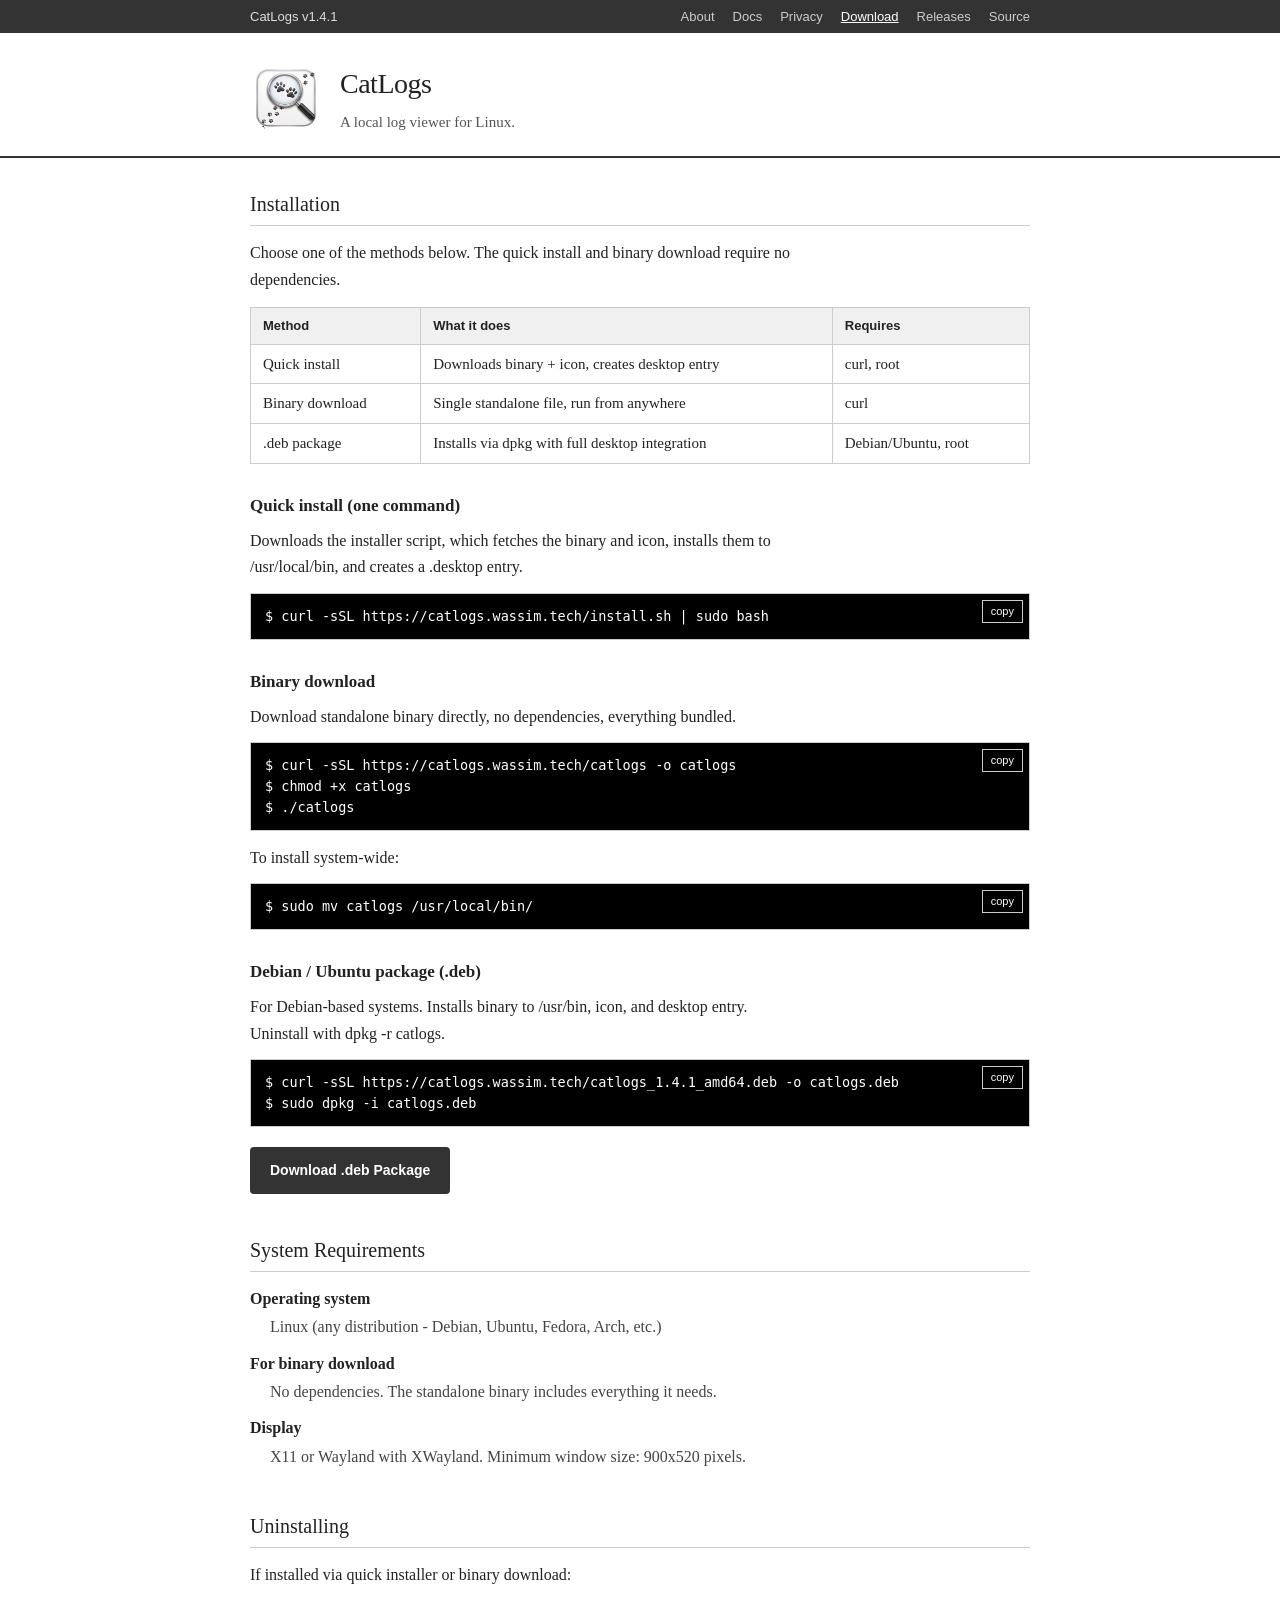
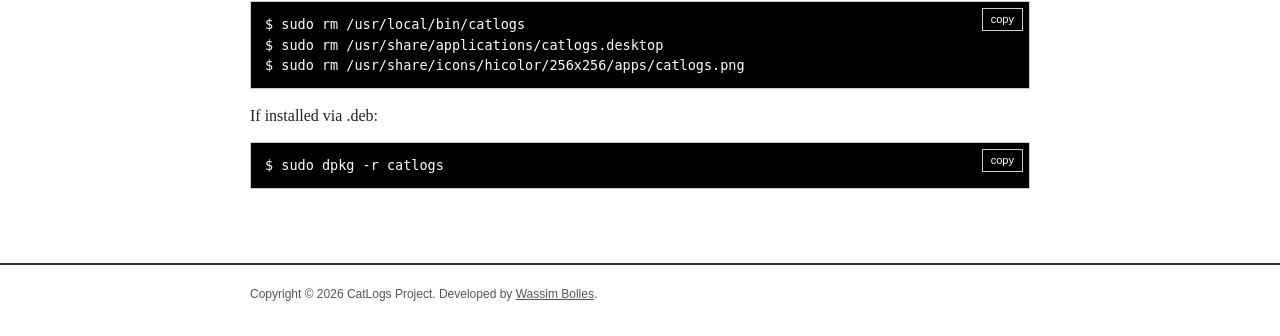
<file: website/download.html>
<!DOCTYPE html>
<html lang="en">
<head>
    <meta charset="UTF-8">
    <meta name="viewport" content="width=device-width, initial-scale=1.0">
    <title>CatLogs/Download</title>
    <link rel="icon" type="image/png" href="./icon/icon_256.png">
    <link rel="stylesheet" href="./assets/style.css">
    </head>
<body>

<div class="topbar">
    <div class="inner">
        <span>CatLogs v1.4.1</span>
        <div class="nav-links">
            <a href="./index.html">About</a>
            <a href="./features.html">Docs</a>
            <a href="./privacy.html">Privacy</a>
            <a href="./download.html" class="active">Download</a>
            <a href="./releases.html">Releases</a>
            <a href="https://github.com/wmBolles/Catlogs">Source</a>
        </div>
        <button class="nav-toggle" onclick="document.querySelector('.nav-links').classList.toggle('open')" aria-label="Menu">☰</button>
    </div>
</div>

<div class="header">
    <div class="inner">
        <img src="./icon/icon-removebg.png" alt="CatLogs icon" width="72" height="72">
        <div>
            <h1><a href="./index.html">CatLogs</a></h1>
            <p>A local log viewer for Linux.</p>
        </div>
    </div>
</div>

<div class="content">

<h2>Installation</h2>

<p>Choose one of the methods below. The quick install and binary download require no dependencies.</p>

<div class="table-wrapper">
<table class="methods">
    <thead>
        <tr>
            <th>Method</th>
            <th>What it does</th>
            <th>Requires</th>
        </tr>
    </thead>
    <tbody>
        <tr>
            <td>Quick install</td>
            <td>Downloads binary + icon, creates desktop entry</td>
            <td>curl, root</td>
        </tr>
        <tr>
            <td>Binary download</td>
            <td>Single standalone file, run from anywhere</td>
            <td>curl</td>
        </tr>
        <tr>
            <td>.deb package</td>
            <td>Installs via dpkg with full desktop integration</td>
            <td>Debian/Ubuntu, root</td>
        </tr>
    </tbody>
</table>
</div>

<h3>Quick install (one command)</h3>

<p>Downloads the installer script, which fetches the binary and icon, installs them to <code>/usr/local/bin</code>, and creates a <code>.desktop</code> entry.</p>

<pre><span class="copy-btn" onclick="copyCode(this, 'curl -sSL https://catlogs.wassim.tech/install.sh | sudo bash')">copy</span>$ curl -sSL https://catlogs.wassim.tech/install.sh | sudo bash</pre>

<h3>Binary download</h3>

<p>Download standalone binary directly, no dependencies, everything bundled.</p>

<pre><span class="copy-btn" onclick="copyCode(this, 'curl -sSL https://catlogs.wassim.tech/catlogs -o catlogs\nchmod +x catlogs\n./catlogs')">copy</span>$ curl -sSL https://catlogs.wassim.tech/catlogs -o catlogs
$ chmod +x catlogs
$ ./catlogs</pre>

<p>To install system-wide:</p>

<pre><span class="copy-btn" onclick="copyCode(this, 'sudo mv catlogs /usr/local/bin/')">copy</span>$ sudo mv catlogs /usr/local/bin/</pre>

<h3>Debian / Ubuntu package (.deb)</h3>

<p>For Debian-based systems. Installs binary to <code>/usr/bin</code>, icon, and desktop entry. Uninstall with <code>dpkg -r catlogs</code>.</p>

<pre><span class="copy-btn" onclick="copyCode(this, 'curl -sSL https://catlogs.wassim.tech/catlogs_1.4.1_amd64.deb -o catlogs.deb\nsudo dpkg -i catlogs.deb')">copy</span>$ curl -sSL https://catlogs.wassim.tech/catlogs_1.4.1_amd64.deb -o catlogs.deb
$ sudo dpkg -i catlogs.deb</pre>

<p style="margin-top: 20px;"><a href="./catlogs_1.4.1_amd64.deb" class="download-btn">Download .deb Package</a></p>

<h2>System Requirements</h2>

<dl>
    <dt>Operating system</dt>
    <dd>Linux (any distribution - Debian, Ubuntu, Fedora, Arch, etc.)</dd>

    <dt>For binary download</dt>
    <dd>No dependencies. The standalone binary includes everything it needs.</dd>

    <dt>Display</dt>
    <dd>X11 or Wayland with XWayland. Minimum window size: 900x520 pixels.</dd>
</dl>

<h2>Uninstalling</h2>

<p>If installed via quick installer or binary download:</p>

<pre><span class="copy-btn" onclick="copyCode(this, 'sudo rm /usr/local/bin/catlogs\nsudo rm /usr/share/applications/catlogs.desktop\nsudo rm /usr/share/icons/hicolor/256x256/apps/catlogs.png')">copy</span>$ sudo rm /usr/local/bin/catlogs
$ sudo rm /usr/share/applications/catlogs.desktop
$ sudo rm /usr/share/icons/hicolor/256x256/apps/catlogs.png</pre>

<p>If installed via .deb:</p>

<pre><span class="copy-btn" onclick="copyCode(this, 'sudo dpkg -r catlogs')">copy</span>$ sudo dpkg -r catlogs</pre>

</div>

<div class="footer">
    <div class="inner">
       <p>Copyright &copy; 2026 CatLogs Project. Developed by <a href="https://wassim.tech/">Wassim Bolles</a>.</p>
    </div>
</div>

<script>
function copyCode(btn, text) {
    navigator.clipboard.writeText(text).then(function() {
        btn.textContent = 'copied';
        btn.classList.add('copied');
        setTimeout(function() {
            btn.textContent = 'copy';
            btn.classList.remove('copied');
        }, 2000);
    }).catch(function() {
        var ta = document.createElement('textarea');
        ta.value = text;
        ta.style.position = 'fixed';
        ta.style.opacity = '0';
        document.body.appendChild(ta);
        ta.select();
        try {
            document.execCommand('copy');
            btn.textContent = 'copied';
            btn.classList.add('copied');
            setTimeout(function() {
                btn.textContent = 'copy';
                btn.classList.remove('copied');
            }, 2000);
        } catch(e) {}
        document.body.removeChild(ta);
    });
}
</script>


</body>

</html>
</file>
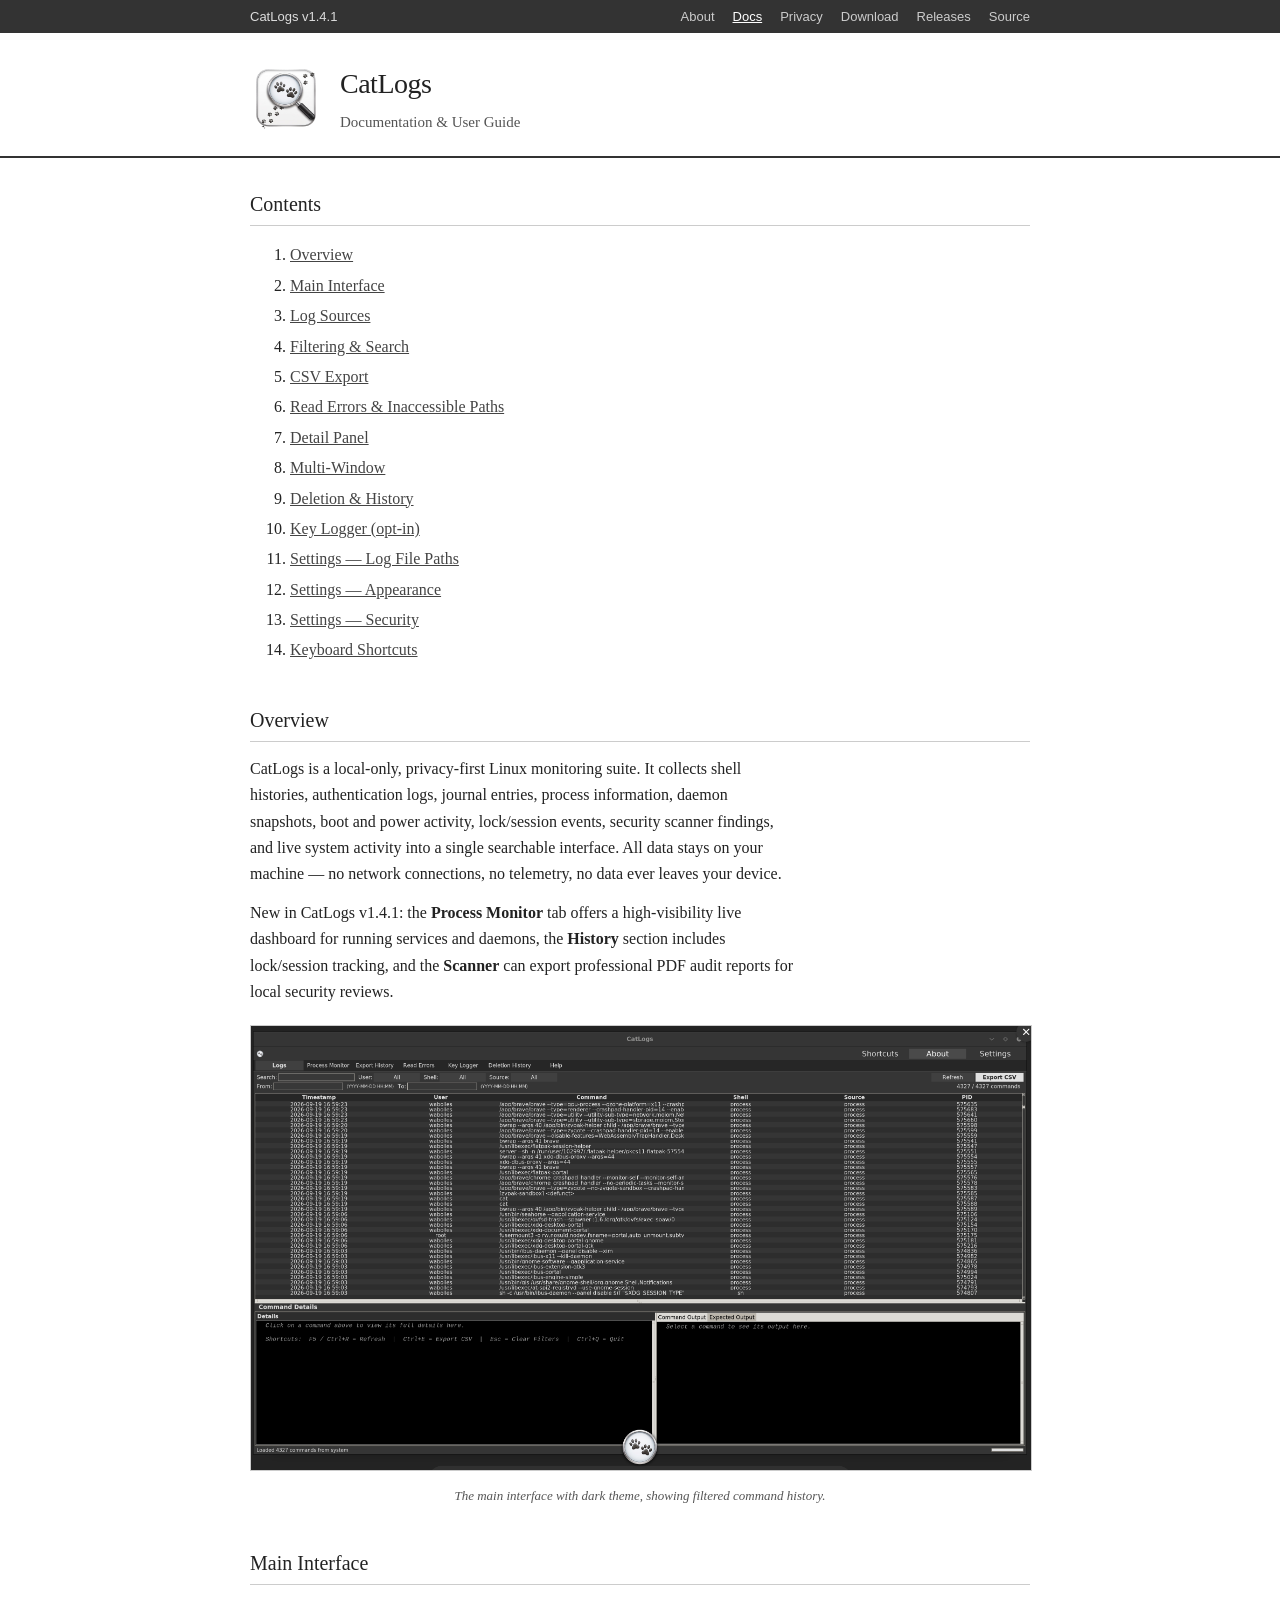
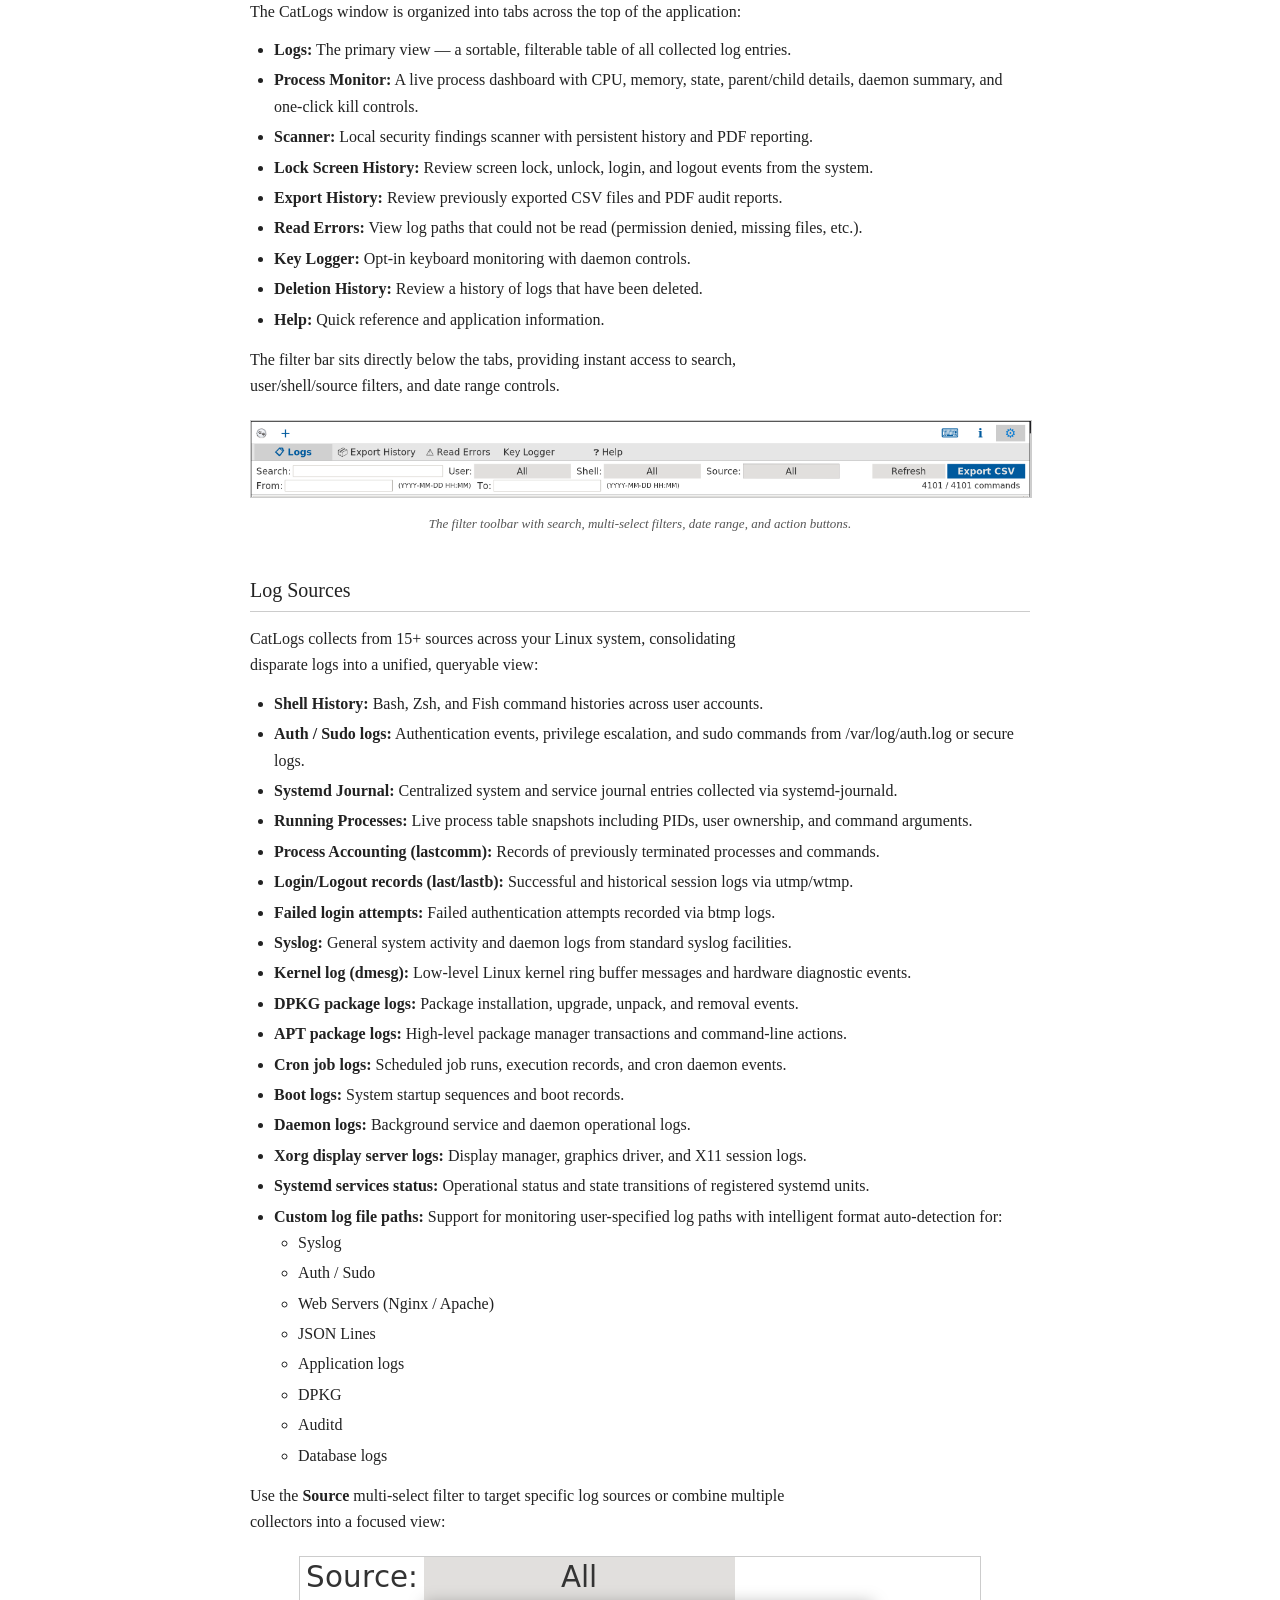
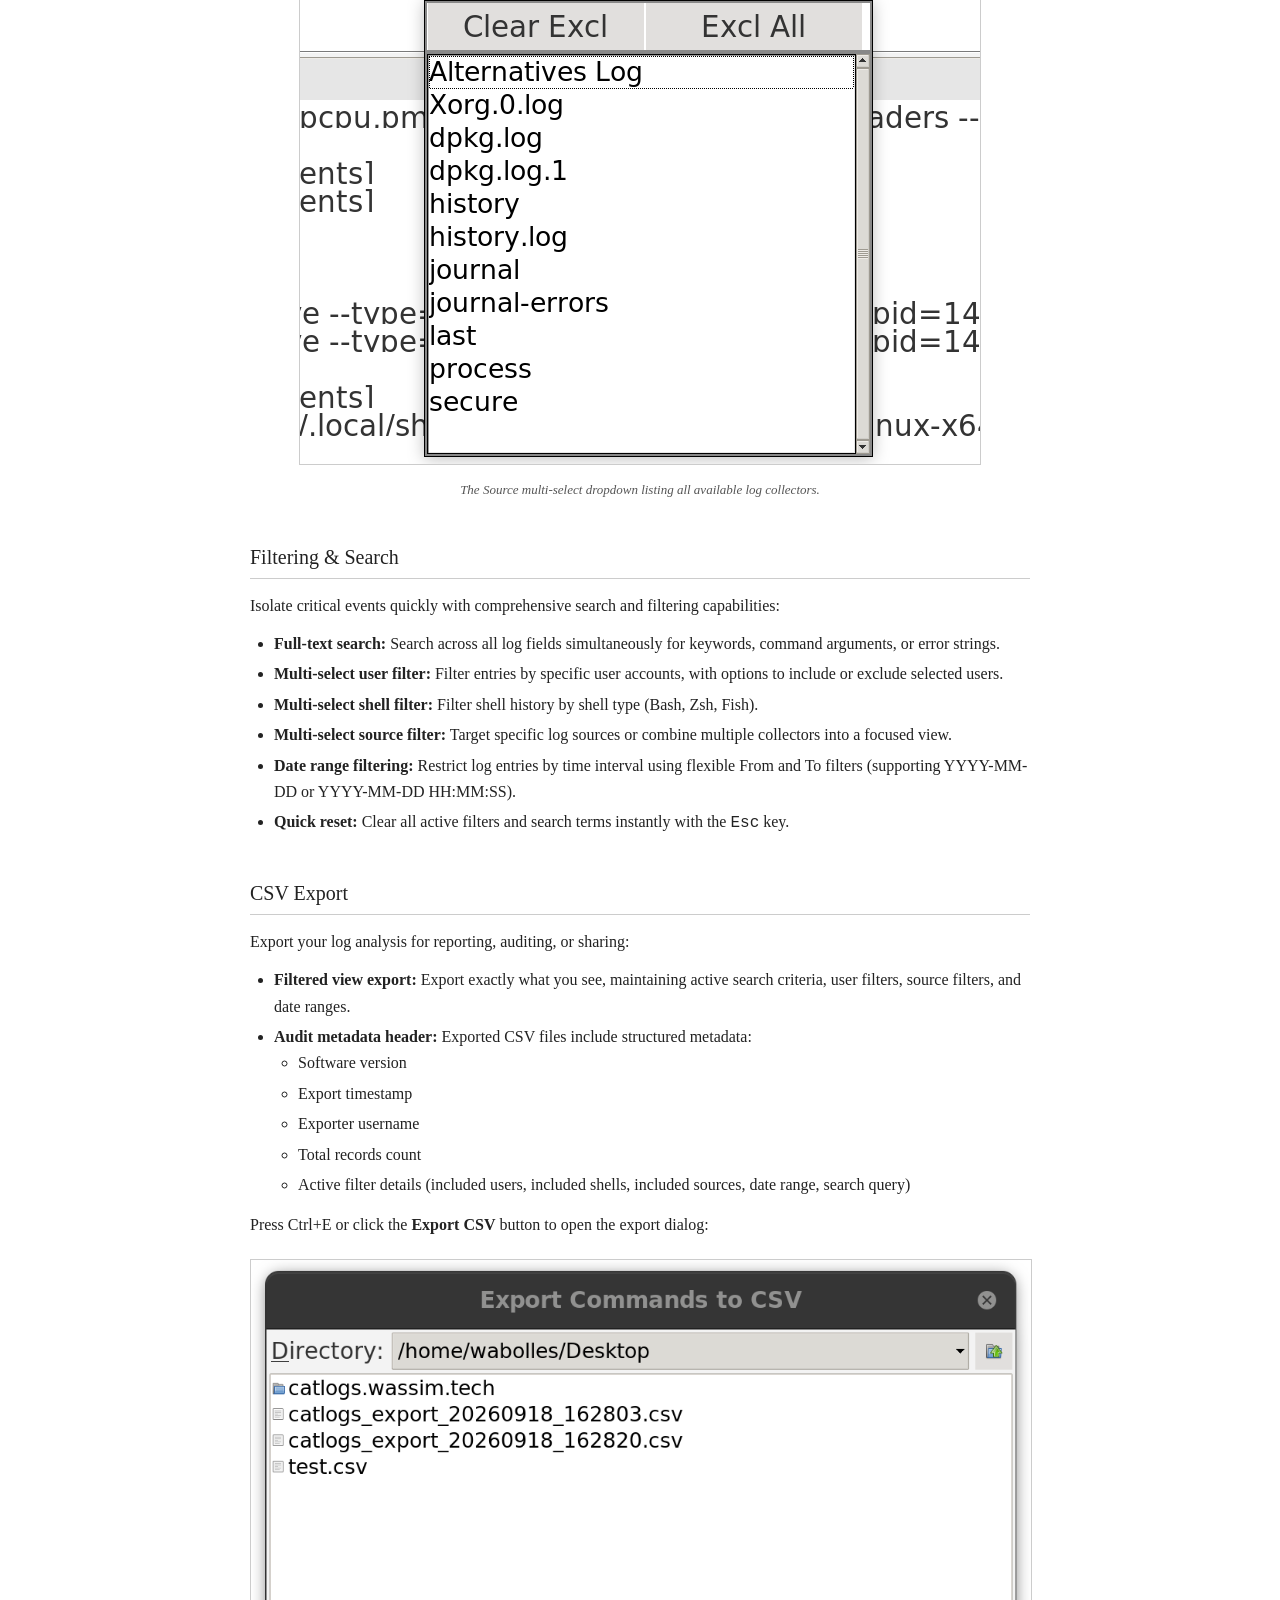
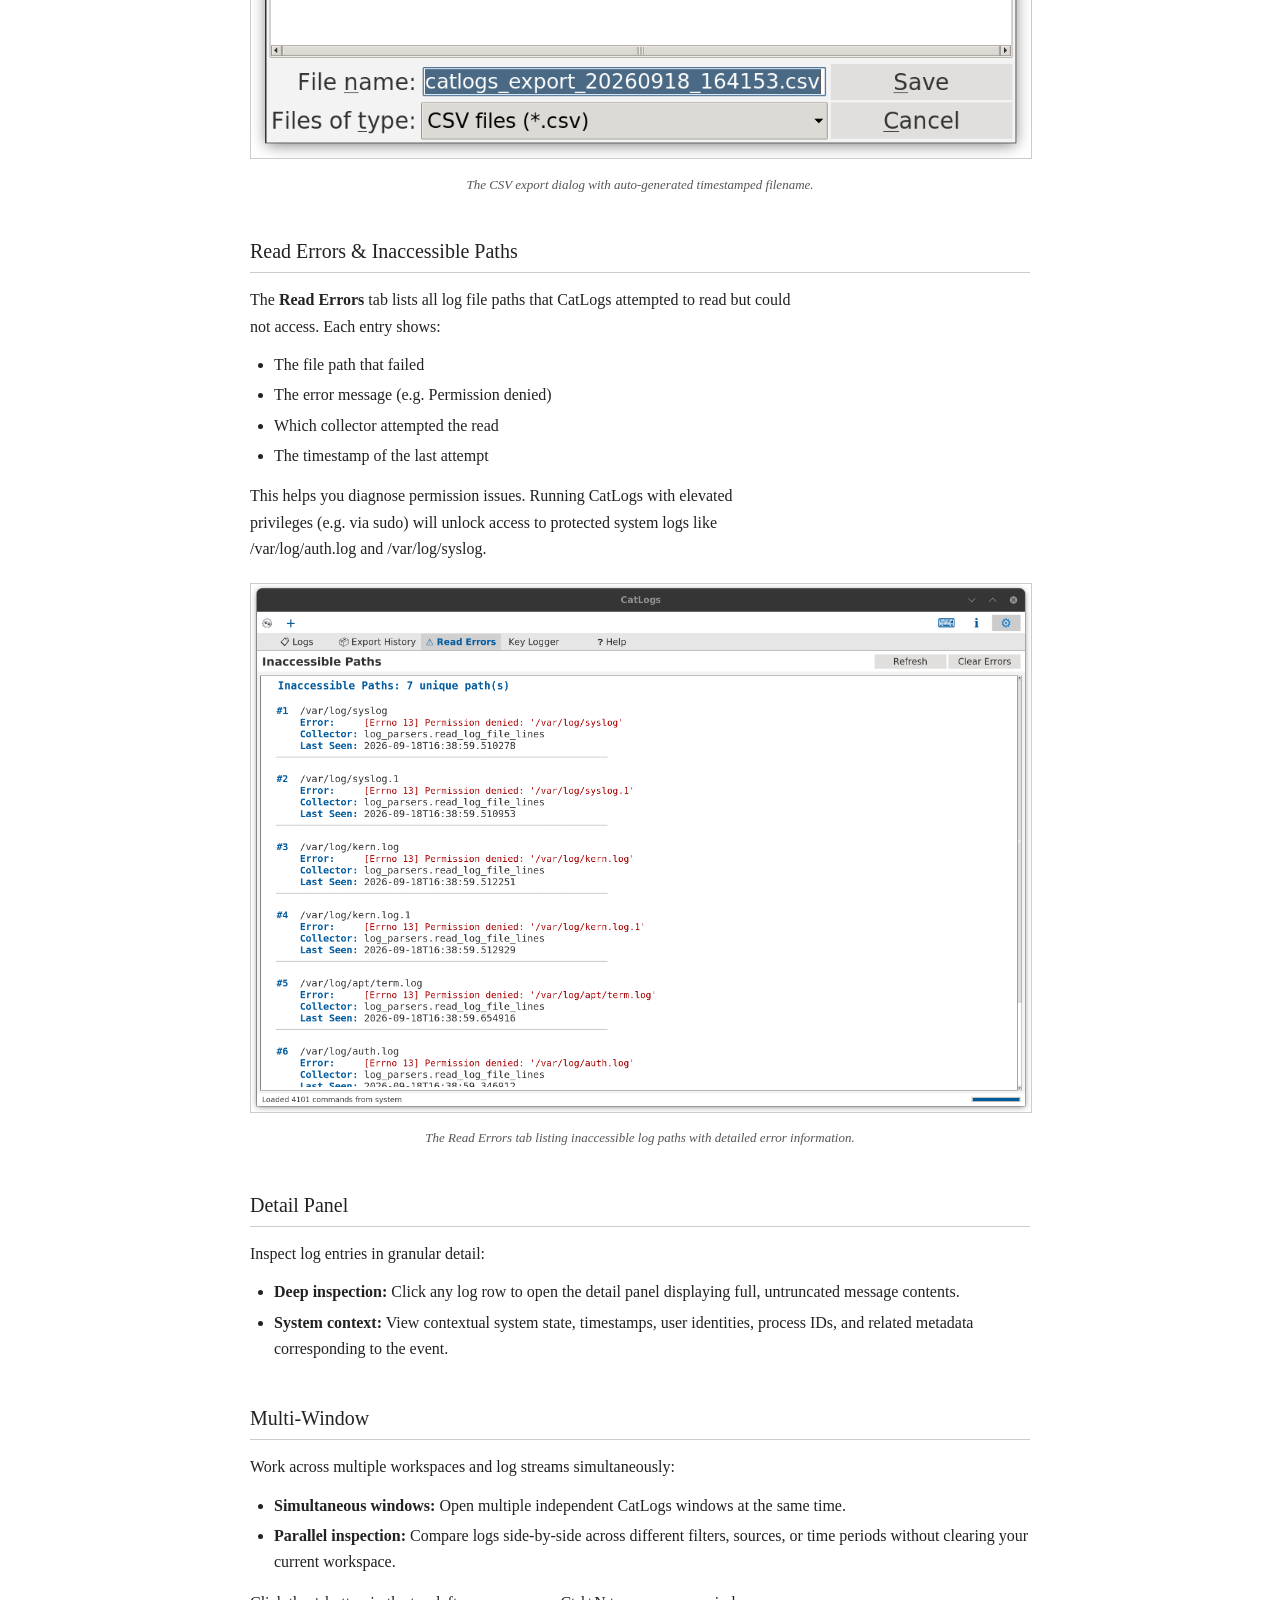
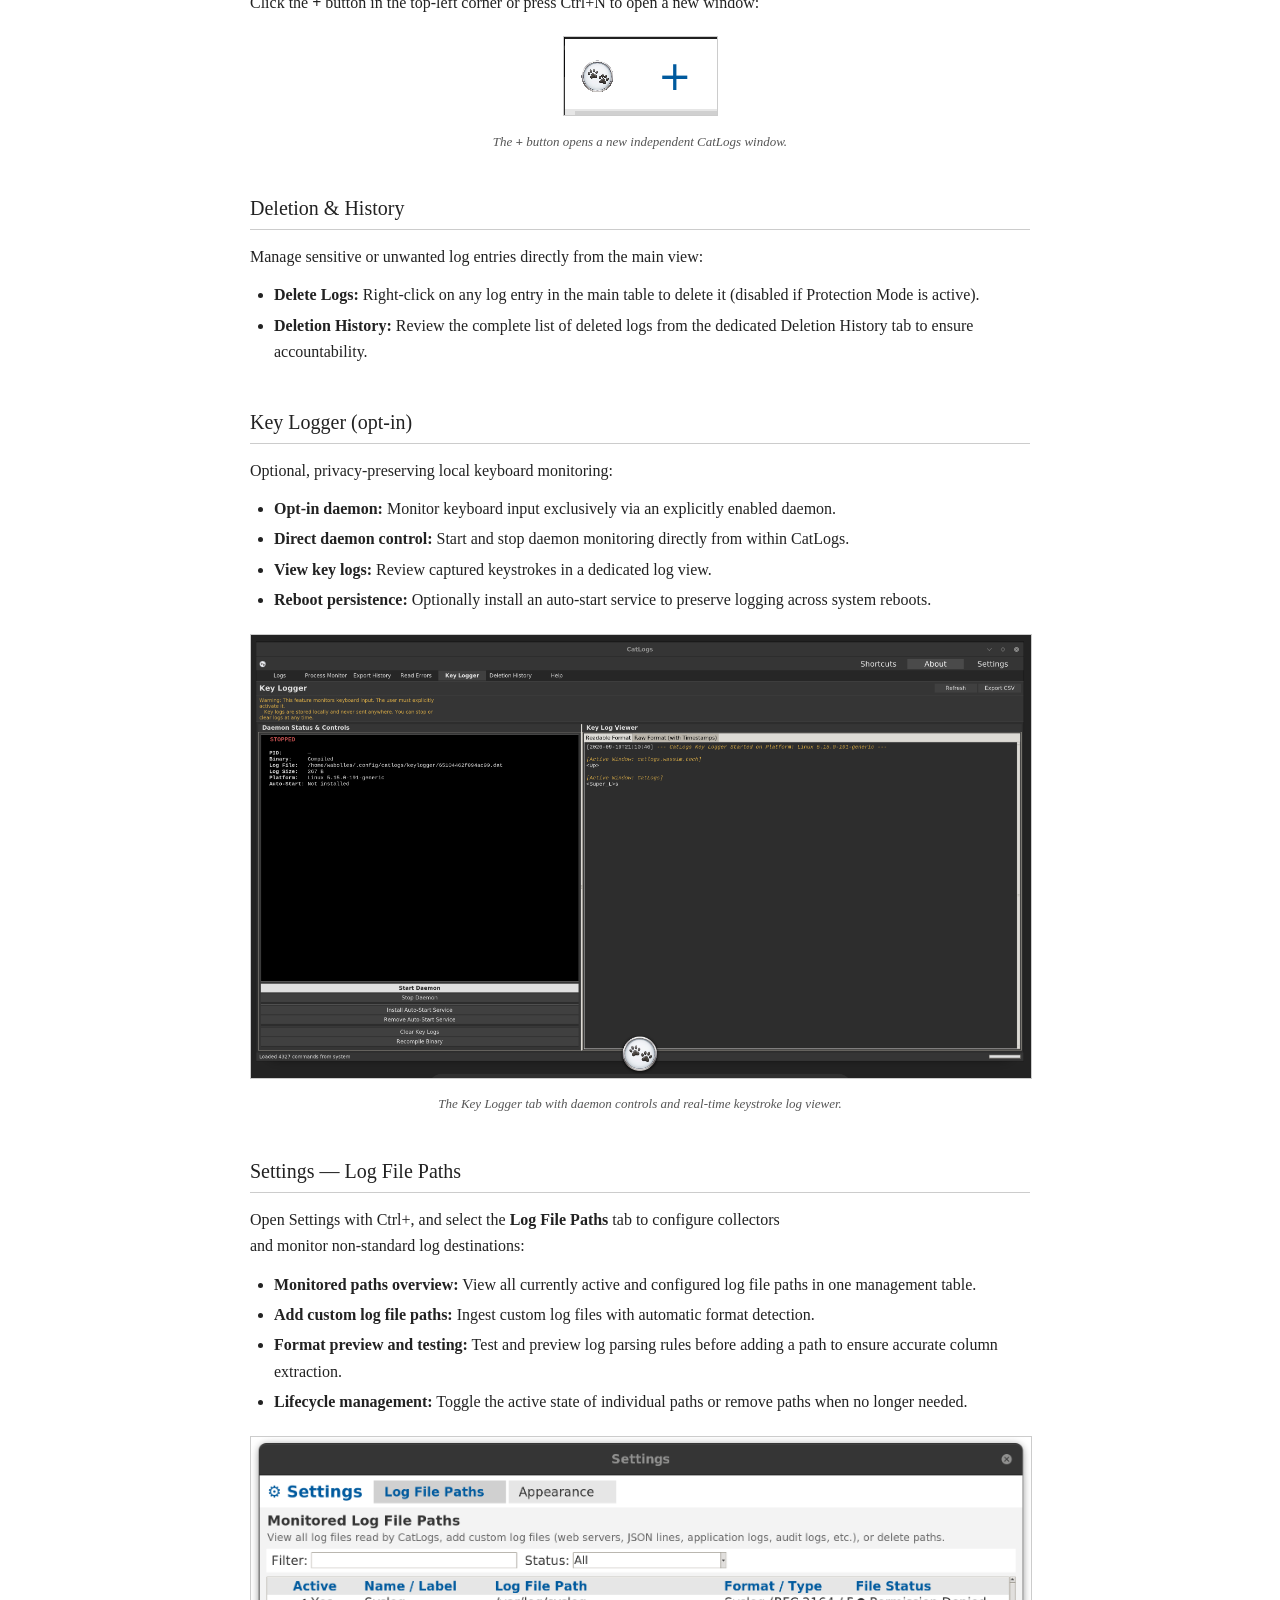
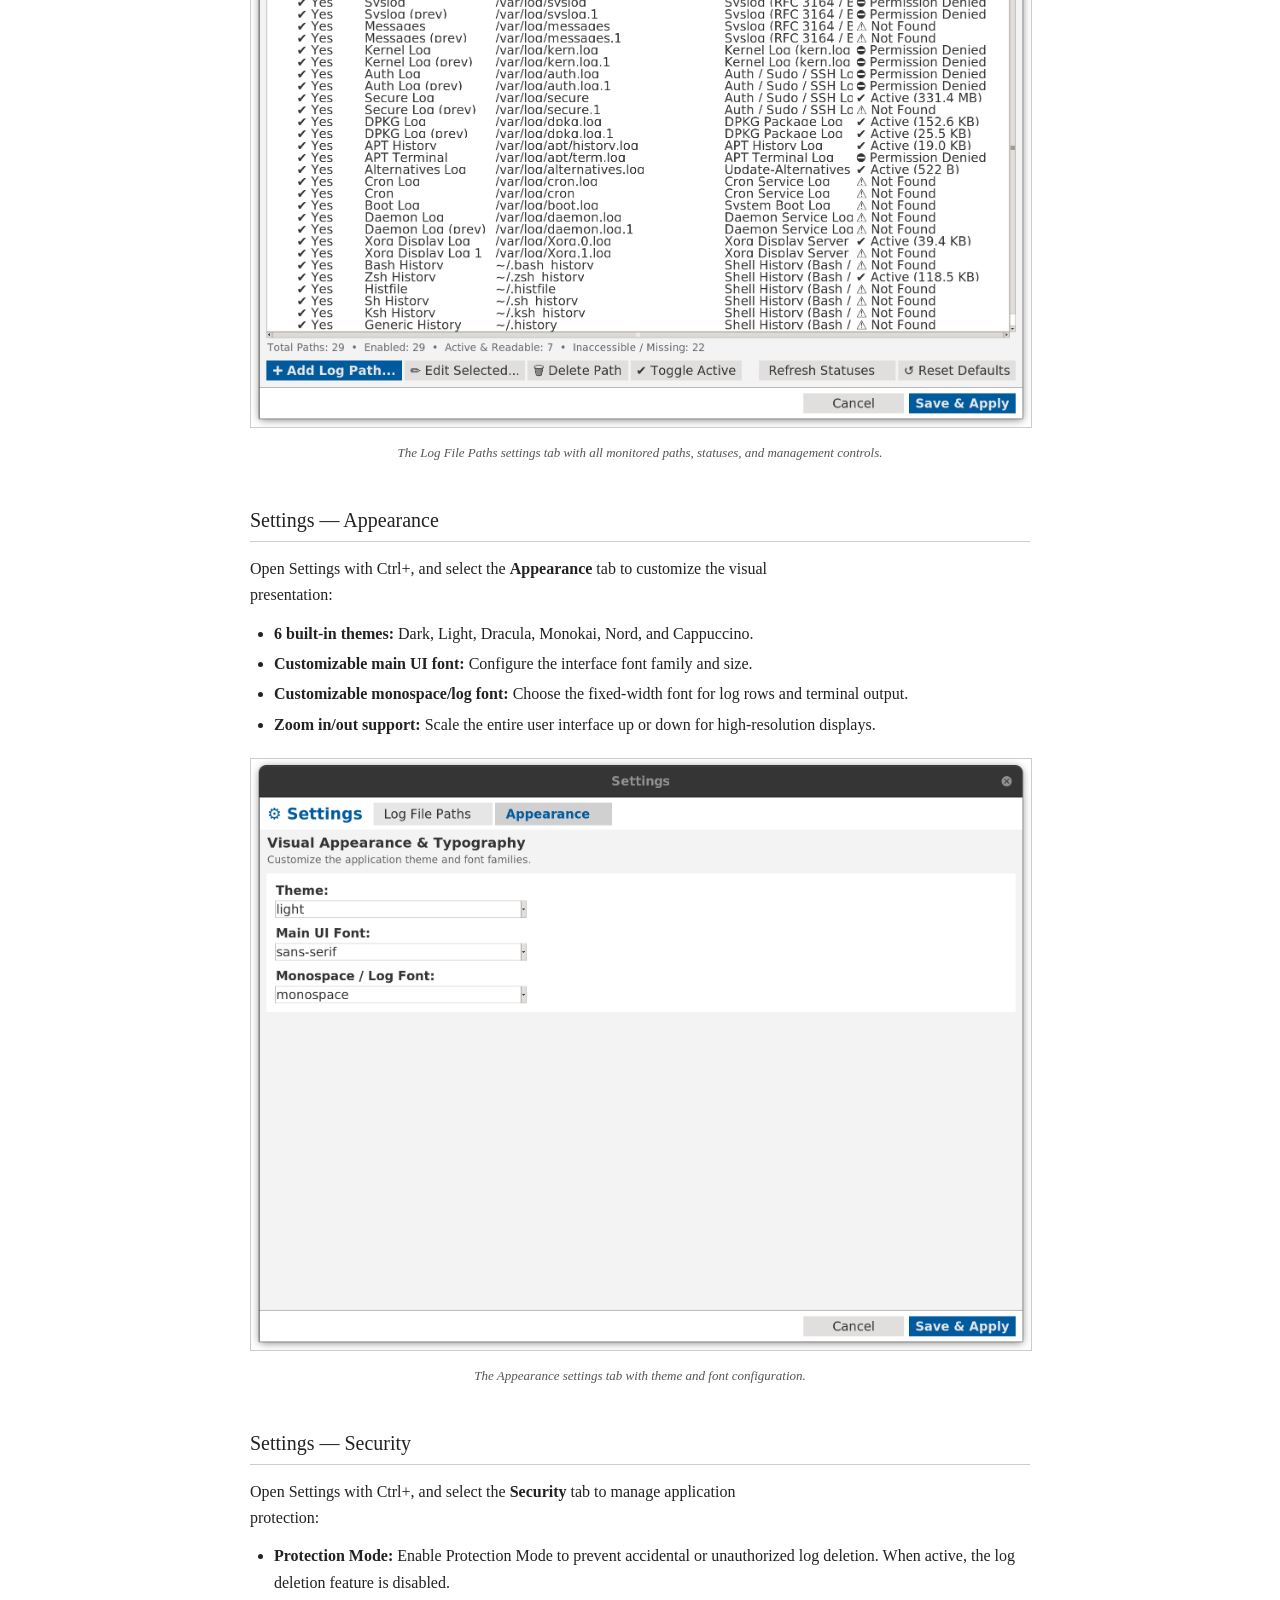
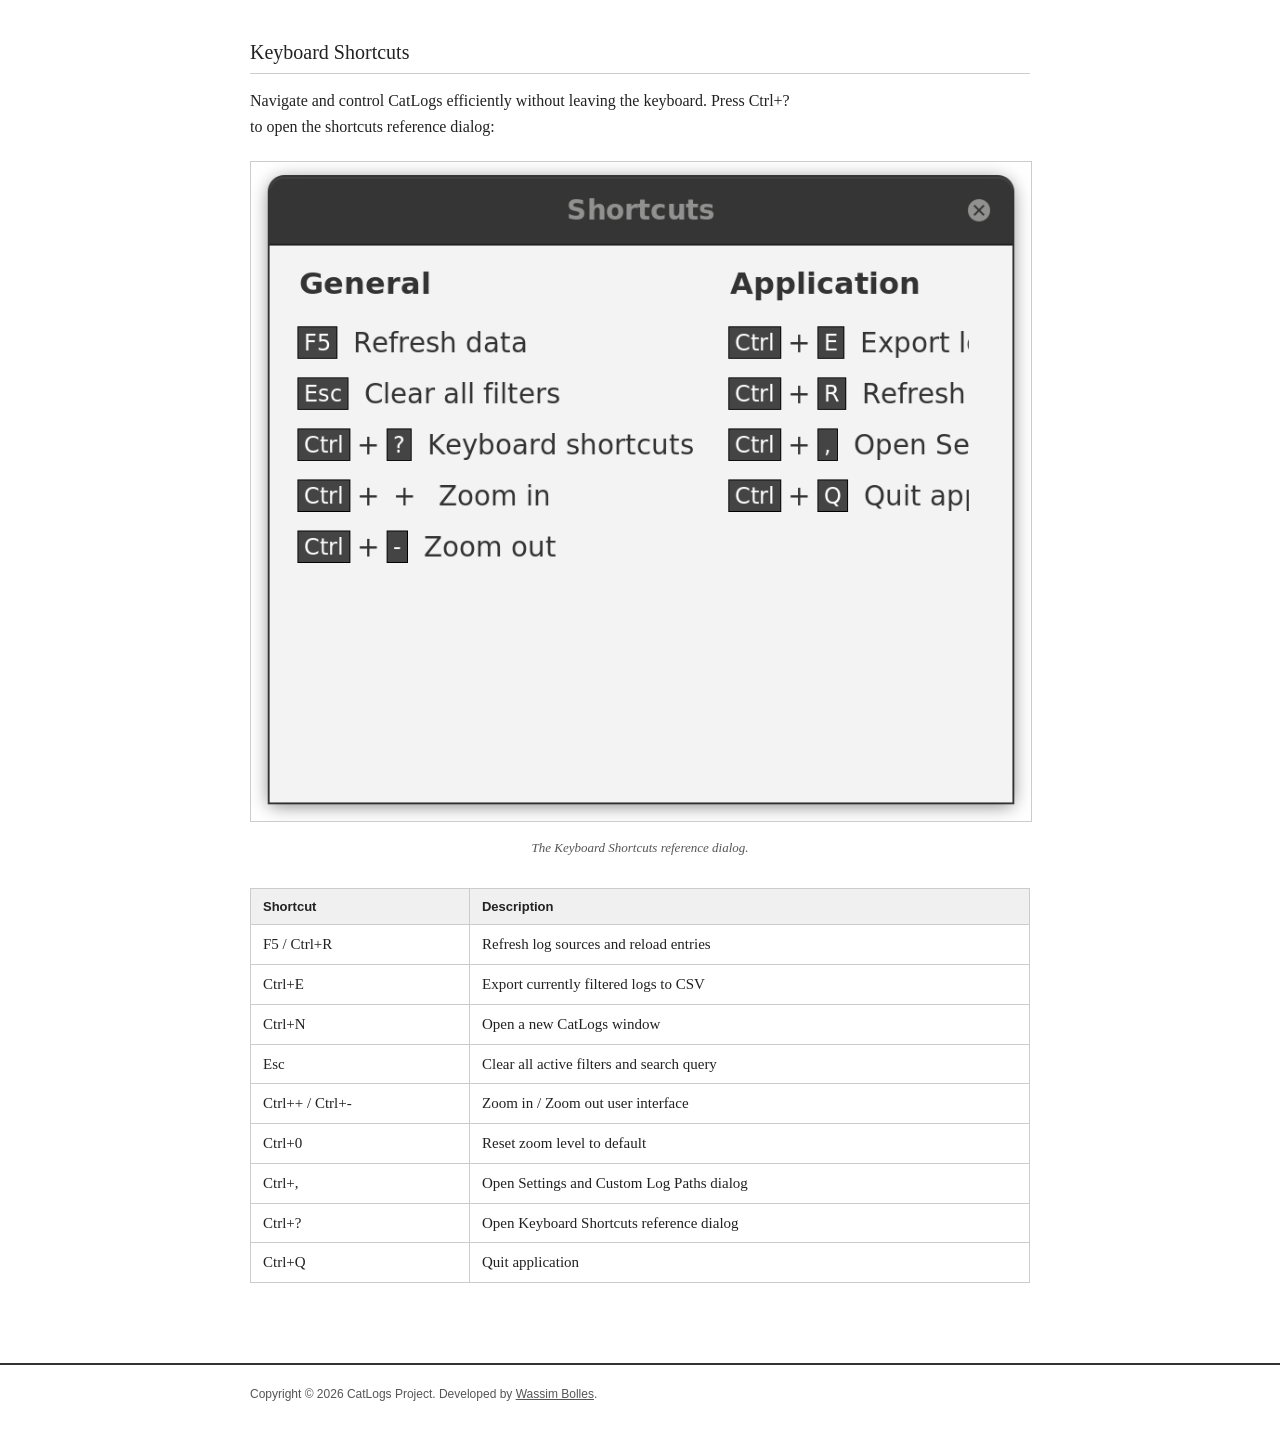
<file: website/features.html>
<!DOCTYPE html>
<html lang="en">
<head>
    <meta charset="UTF-8">
    <meta name="viewport" content="width=device-width, initial-scale=1.0">
    <title>CatLogs/Docs</title>
    <link rel="icon" type="image/png" href="./icon/icon_256.png">
    <link rel="stylesheet" href="./assets/style.css">
    </head>
<body>

<div class="topbar">
    <div class="inner">
        <span>CatLogs v1.4.1</span>
        <div class="nav-links">
            <a href="./index.html">About</a>
            <a href="./features.html" class="active">Docs</a>
            <a href="./privacy.html">Privacy</a>
            <a href="./download.html">Download</a>
            <a href="./releases.html">Releases</a>
            <a href="https://github.com/wmBolles/Catlogs">Source</a>
        </div>
        <button class="nav-toggle" onclick="document.querySelector('.nav-links').classList.toggle('open')" aria-label="Menu">☰</button>
    </div>
</div>

<div class="header">
    <div class="inner">
        <img src="./icon/icon-removebg.png" alt="CatLogs icon">
        <div>
            <h1>CatLogs</h1>
            <p>Documentation &amp; User Guide</p>
        </div>
    </div>
</div>

<div class="content">

    <!-- Table of Contents -->
    <h2>Contents</h2>
    <ol class="toc">
        <li><a href="#overview">Overview</a></li>
        <li><a href="#main-interface">Main Interface</a></li>
        <li><a href="#log-sources">Log Sources</a></li>
        <li><a href="#filtering-search">Filtering &amp; Search</a></li>
        <li><a href="#csv-export">CSV Export</a></li>
        <li><a href="#read-errors">Read Errors &amp; Inaccessible Paths</a></li>
        <li><a href="#detail-panel">Detail Panel</a></li>
        <li><a href="#multi-window">Multi-Window</a></li>
        <li><a href="#deletion-history">Deletion &amp; History</a></li>
        <li><a href="#key-logger">Key Logger (opt-in)</a></li>
        <li><a href="#settings-log-paths">Settings &mdash; Log File Paths</a></li>
        <li><a href="#settings-appearance">Settings &mdash; Appearance</a></li>
        <li><a href="#settings-security">Settings &mdash; Security</a></li>
        <li><a href="#keyboard-shortcuts">Keyboard Shortcuts</a></li>
    </ol>

    <!-- Overview -->
    <h2 id="overview">Overview</h2>
    <p>CatLogs is a local-only, privacy-first Linux monitoring suite. It collects shell histories, authentication logs, journal entries, process information, daemon snapshots, boot and power activity, lock/session events, security scanner findings, and live system activity into a single searchable interface. All data stays on your machine &mdash; no network connections, no telemetry, no data ever leaves your device.</p>
    <p>New in CatLogs v1.4.1: the <strong>Process Monitor</strong> tab offers a high-visibility live dashboard for running services and daemons, the <strong>History</strong> section includes lock/session tracking, and the <strong>Scanner</strong> can export professional PDF audit reports for local security reviews.</p>

    <div class="screenshot">
        <img src="./assets/screenshot.png" alt="CatLogs main interface showing the logs table with dark theme">
        <div class="caption">The main interface with dark theme, showing filtered command history.</div>
    </div>

    <!-- Main Interface -->
    <h2 id="main-interface">Main Interface</h2>
    <p>The CatLogs window is organized into tabs across the top of the application:</p>
    <ul>
        <li><strong>Logs:</strong> The primary view &mdash; a sortable, filterable table of all collected log entries.</li>
        <li><strong>Process Monitor:</strong> A live process dashboard with CPU, memory, state, parent/child details, daemon summary, and one-click kill controls.</li>
        <li><strong>Scanner:</strong> Local security findings scanner with persistent history and PDF reporting.</li>
        <li><strong>Lock Screen History:</strong> Review screen lock, unlock, login, and logout events from the system.</li>
        <li><strong>Export History:</strong> Review previously exported CSV files and PDF audit reports.</li>
        <li><strong>Read Errors:</strong> View log paths that could not be read (permission denied, missing files, etc.).</li>
        <li><strong>Key Logger:</strong> Opt-in keyboard monitoring with daemon controls.</li>
        <li><strong>Deletion History:</strong> Review a history of logs that have been deleted.</li>
        <li><strong>Help:</strong> Quick reference and application information.</li>
    </ul>
    <p>The filter bar sits directly below the tabs, providing instant access to search, user/shell/source filters, and date range controls.</p>

    <div class="screenshot">
        <img src="./assets/filter_search.png" alt="CatLogs filter and search toolbar showing Search, User, Shell, Source, From/To fields, Refresh and Export CSV buttons">
        <div class="caption">The filter toolbar with search, multi-select filters, date range, and action buttons.</div>
    </div>

    <!-- Log Sources -->
    <h2 id="log-sources">Log Sources</h2>
    <p>CatLogs collects from 15+ sources across your Linux system, consolidating disparate logs into a unified, queryable view:</p>
    <ul>
        <li><strong>Shell History:</strong> Bash, Zsh, and Fish command histories across user accounts.</li>
        <li><strong>Auth / Sudo logs:</strong> Authentication events, privilege escalation, and sudo commands from <code>/var/log/auth.log</code> or secure logs.</li>
        <li><strong>Systemd Journal:</strong> Centralized system and service journal entries collected via <code>systemd-journald</code>.</li>
        <li><strong>Running Processes:</strong> Live process table snapshots including PIDs, user ownership, and command arguments.</li>
        <li><strong>Process Accounting (lastcomm):</strong> Records of previously terminated processes and commands.</li>
        <li><strong>Login/Logout records (last/lastb):</strong> Successful and historical session logs via utmp/wtmp.</li>
        <li><strong>Failed login attempts:</strong> Failed authentication attempts recorded via btmp logs.</li>
        <li><strong>Syslog:</strong> General system activity and daemon logs from standard syslog facilities.</li>
        <li><strong>Kernel log (dmesg):</strong> Low-level Linux kernel ring buffer messages and hardware diagnostic events.</li>
        <li><strong>DPKG package logs:</strong> Package installation, upgrade, unpack, and removal events.</li>
        <li><strong>APT package logs:</strong> High-level package manager transactions and command-line actions.</li>
        <li><strong>Cron job logs:</strong> Scheduled job runs, execution records, and cron daemon events.</li>
        <li><strong>Boot logs:</strong> System startup sequences and boot records.</li>
        <li><strong>Daemon logs:</strong> Background service and daemon operational logs.</li>
        <li><strong>Xorg display server logs:</strong> Display manager, graphics driver, and X11 session logs.</li>
        <li><strong>Systemd services status:</strong> Operational status and state transitions of registered systemd units.</li>
        <li><strong>Custom log file paths:</strong> Support for monitoring user-specified log paths with intelligent format auto-detection for:
            <ul>
                <li>Syslog</li>
                <li>Auth / Sudo</li>
                <li>Web Servers (Nginx / Apache)</li>
                <li>JSON Lines</li>
                <li>Application logs</li>
                <li>DPKG</li>
                <li>Auditd</li>
                <li>Database logs</li>
            </ul>
        </li>
    </ul>

    <p>Use the <strong>Source</strong> multi-select filter to target specific log sources or combine multiple collectors into a focused view:</p>

    <div class="screenshot">
        <img src="./assets/source_logs_files.png" alt="Source filter dropdown showing available log sources like Alternatives Log, Xorg, dpkg, journal, last, process, and more">
        <div class="caption">The Source multi-select dropdown listing all available log collectors.</div>
    </div>

    <!-- Filtering & Search -->
    <h2 id="filtering-search">Filtering &amp; Search</h2>
    <p>Isolate critical events quickly with comprehensive search and filtering capabilities:</p>
    <ul>
        <li><strong>Full-text search:</strong> Search across all log fields simultaneously for keywords, command arguments, or error strings.</li>
        <li><strong>Multi-select user filter:</strong> Filter entries by specific user accounts, with options to include or exclude selected users.</li>
        <li><strong>Multi-select shell filter:</strong> Filter shell history by shell type (Bash, Zsh, Fish).</li>
        <li><strong>Multi-select source filter:</strong> Target specific log sources or combine multiple collectors into a focused view.</li>
        <li><strong>Date range filtering:</strong> Restrict log entries by time interval using flexible From and To filters (supporting <code>YYYY-MM-DD</code> or <code>YYYY-MM-DD HH:MM:SS</code>).</li>
        <li><strong>Quick reset:</strong> Clear all active filters and search terms instantly with the <kbd>Esc</kbd> key.</li>
    </ul>

    <!-- CSV Export -->
    <h2 id="csv-export">CSV Export</h2>
    <p>Export your log analysis for reporting, auditing, or sharing:</p>
    <ul>
        <li><strong>Filtered view export:</strong> Export exactly what you see, maintaining active search criteria, user filters, source filters, and date ranges.</li>
        <li><strong>Audit metadata header:</strong> Exported CSV files include structured metadata:
            <ul>
                <li>Software version</li>
                <li>Export timestamp</li>
                <li>Exporter username</li>
                <li>Total records count</li>
                <li>Active filter details (included users, included shells, included sources, date range, search query)</li>
            </ul>
        </li>
    </ul>
    <p>Press <code>Ctrl+E</code> or click the <strong>Export CSV</strong> button to open the export dialog:</p>

    <div class="screenshot">
        <img src="./assets/export.png" alt="Export Commands to CSV dialog with directory browser, file name field, and Save/Cancel buttons">
        <div class="caption">The CSV export dialog with auto-generated timestamped filename.</div>
    </div>

    <!-- Read Errors -->
    <h2 id="read-errors">Read Errors &amp; Inaccessible Paths</h2>
    <p>The <strong>Read Errors</strong> tab lists all log file paths that CatLogs attempted to read but could not access. Each entry shows:</p>
    <ul>
        <li>The file path that failed</li>
        <li>The error message (e.g. <code>Permission denied</code>)</li>
        <li>Which collector attempted the read</li>
        <li>The timestamp of the last attempt</li>
    </ul>
    <p>This helps you diagnose permission issues. Running CatLogs with elevated privileges (e.g. via <code>sudo</code>) will unlock access to protected system logs like <code>/var/log/auth.log</code> and <code>/var/log/syslog</code>.</p>

    <div class="screenshot">
        <img src="./assets/access_denied_paths.png" alt="Read Errors tab showing inaccessible paths with Permission Denied errors for syslog, kern.log, auth.log and other system log files">
        <div class="caption">The Read Errors tab listing inaccessible log paths with detailed error information.</div>
    </div>

    <!-- Detail Panel -->
    <h2 id="detail-panel">Detail Panel</h2>
    <p>Inspect log entries in granular detail:</p>
    <ul>
        <li><strong>Deep inspection:</strong> Click any log row to open the detail panel displaying full, untruncated message contents.</li>
        <li><strong>System context:</strong> View contextual system state, timestamps, user identities, process IDs, and related metadata corresponding to the event.</li>
    </ul>

    <!-- Multi-Window -->
    <h2 id="multi-window">Multi-Window</h2>
    <p>Work across multiple workspaces and log streams simultaneously:</p>
    <ul>
        <li><strong>Simultaneous windows:</strong> Open multiple independent CatLogs windows at the same time.</li>
        <li><strong>Parallel inspection:</strong> Compare logs side-by-side across different filters, sources, or time periods without clearing your current workspace.</li>
    </ul>
    <p>Click the <strong>+</strong> button in the top-left corner or press <code>Ctrl+N</code> to open a new window:</p>

    <div class="screenshot">
        <img src="./assets/new_window.png" alt="CatLogs top-left corner showing the paw icon and the + button to open a new window">
        <div class="caption">The <strong>+</strong> button opens a new independent CatLogs window.</div>
    </div>

    <!-- Deletion & History -->
    <h2 id="deletion-history">Deletion &amp; History</h2>
    <p>Manage sensitive or unwanted log entries directly from the main view:</p>
    <ul>
        <li><strong>Delete Logs:</strong> Right-click on any log entry in the main table to delete it (disabled if Protection Mode is active).</li>
        <li><strong>Deletion History:</strong> Review the complete list of deleted logs from the dedicated Deletion History tab to ensure accountability.</li>
    </ul>

    <!-- Key Logger -->
    <h2 id="key-logger">Key Logger (opt-in)</h2>
    <p>Optional, privacy-preserving local keyboard monitoring:</p>
    <ul>
        <li><strong>Opt-in daemon:</strong> Monitor keyboard input exclusively via an explicitly enabled daemon.</li>
        <li><strong>Direct daemon control:</strong> Start and stop daemon monitoring directly from within CatLogs.</li>
        <li><strong>View key logs:</strong> Review captured keystrokes in a dedicated log view.</li>
        <li><strong>Reboot persistence:</strong> Optionally install an auto-start service to preserve logging across system reboots.</li>
    </ul>

    <div class="screenshot">
        <img src="./assets/keylogs-example.png" alt="CatLogs Key Logger screen showing daemon status, controls, and captured keystroke log viewer">
        <div class="caption">The Key Logger tab with daemon controls and real-time keystroke log viewer.</div>
    </div>

    <!-- Settings — Log File Paths -->
    <h2 id="settings-log-paths">Settings &mdash; Log File Paths</h2>
    <p>Open Settings with <code>Ctrl+,</code> and select the <strong>Log File Paths</strong> tab to configure collectors and monitor non-standard log destinations:</p>
    <ul>
        <li><strong>Monitored paths overview:</strong> View all currently active and configured log file paths in one management table.</li>
        <li><strong>Add custom log file paths:</strong> Ingest custom log files with automatic format detection.</li>
        <li><strong>Format preview and testing:</strong> Test and preview log parsing rules before adding a path to ensure accurate column extraction.</li>
        <li><strong>Lifecycle management:</strong> Toggle the active state of individual paths or remove paths when no longer needed.</li>
    </ul>

    <div class="screenshot">
        <img src="./assets/settings_edit_logfile.png" alt="Settings dialog showing the Log File Paths tab with a table of all monitored paths, their formats, and file statuses">
        <div class="caption">The Log File Paths settings tab with all monitored paths, statuses, and management controls.</div>
    </div>

    <!-- Settings — Appearance -->
    <h2 id="settings-appearance">Settings &mdash; Appearance</h2>
    <p>Open Settings with <code>Ctrl+,</code> and select the <strong>Appearance</strong> tab to customize the visual presentation:</p>
    <ul>
        <li><strong>6 built-in themes:</strong> Dark, Light, Dracula, Monokai, Nord, and Cappuccino.</li>
        <li><strong>Customizable main UI font:</strong> Configure the interface font family and size.</li>
        <li><strong>Customizable monospace/log font:</strong> Choose the fixed-width font for log rows and terminal output.</li>
        <li><strong>Zoom in/out support:</strong> Scale the entire user interface up or down for high-resolution displays.</li>
    </ul>

    <div class="screenshot">
        <img src="./assets/settings_apearance.png" alt="Settings dialog showing the Appearance tab with Theme, Main UI Font, and Monospace / Log Font selectors">
        <div class="caption">The Appearance settings tab with theme and font configuration.</div>
    </div>

    <!-- Settings — Security -->
    <h2 id="settings-security">Settings &mdash; Security</h2>
    <p>Open Settings with <code>Ctrl+,</code> and select the <strong>Security</strong> tab to manage application protection:</p>
    <ul>
        <li><strong>Protection Mode:</strong> Enable Protection Mode to prevent accidental or unauthorized log deletion. When active, the log deletion feature is disabled.</li>
    </ul>

    <!-- Keyboard Shortcuts -->
    <h2 id="keyboard-shortcuts">Keyboard Shortcuts</h2>
    <p>Navigate and control CatLogs efficiently without leaving the keyboard. Press <code>Ctrl+?</code> to open the shortcuts reference dialog:</p>

    <div class="screenshot">
        <img src="./assets/keyboard_shortcuts.png" alt="Keyboard Shortcuts dialog showing General shortcuts (F5, Esc, Ctrl+?, Ctrl++, Ctrl+-) and Application shortcuts (Ctrl+E, Ctrl+R, Ctrl+comma, Ctrl+Q)">
        <div class="caption">The Keyboard Shortcuts reference dialog.</div>
    </div>

    <table class="methods">
        <thead>
            <tr>
                <th>Shortcut</th>
                <th>Description</th>
            </tr>
        </thead>
        <tbody>
            <tr>
                <td><code>F5</code> / <code>Ctrl+R</code></td>
                <td>Refresh log sources and reload entries</td>
            </tr>
            <tr>
                <td><code>Ctrl+E</code></td>
                <td>Export currently filtered logs to CSV</td>
            </tr>
            <tr>
                <td><code>Ctrl+N</code></td>
                <td>Open a new CatLogs window</td>
            </tr>
            <tr>
                <td><code>Esc</code></td>
                <td>Clear all active filters and search query</td>
            </tr>
            <tr>
                <td><code>Ctrl++</code> / <code>Ctrl+-</code></td>
                <td>Zoom in / Zoom out user interface</td>
            </tr>
            <tr>
                <td><code>Ctrl+0</code></td>
                <td>Reset zoom level to default</td>
            </tr>
            <tr>
                <td><code>Ctrl+,</code></td>
                <td>Open Settings and Custom Log Paths dialog</td>
            </tr>
            <tr>
                <td><code>Ctrl+?</code></td>
                <td>Open Keyboard Shortcuts reference dialog</td>
            </tr>
            <tr>
                <td><code>Ctrl+Q</code></td>
                <td>Quit application</td>
            </tr>
        </tbody>
    </table>

</div>

<div class="footer">
    <div class="inner">
        <p>Copyright &copy; 2026 CatLogs Project. Developed by <a href="https://wassim.tech/">Wassim Bolles</a>.</p>
    </div>
</div>


</body>
</html>
</file>
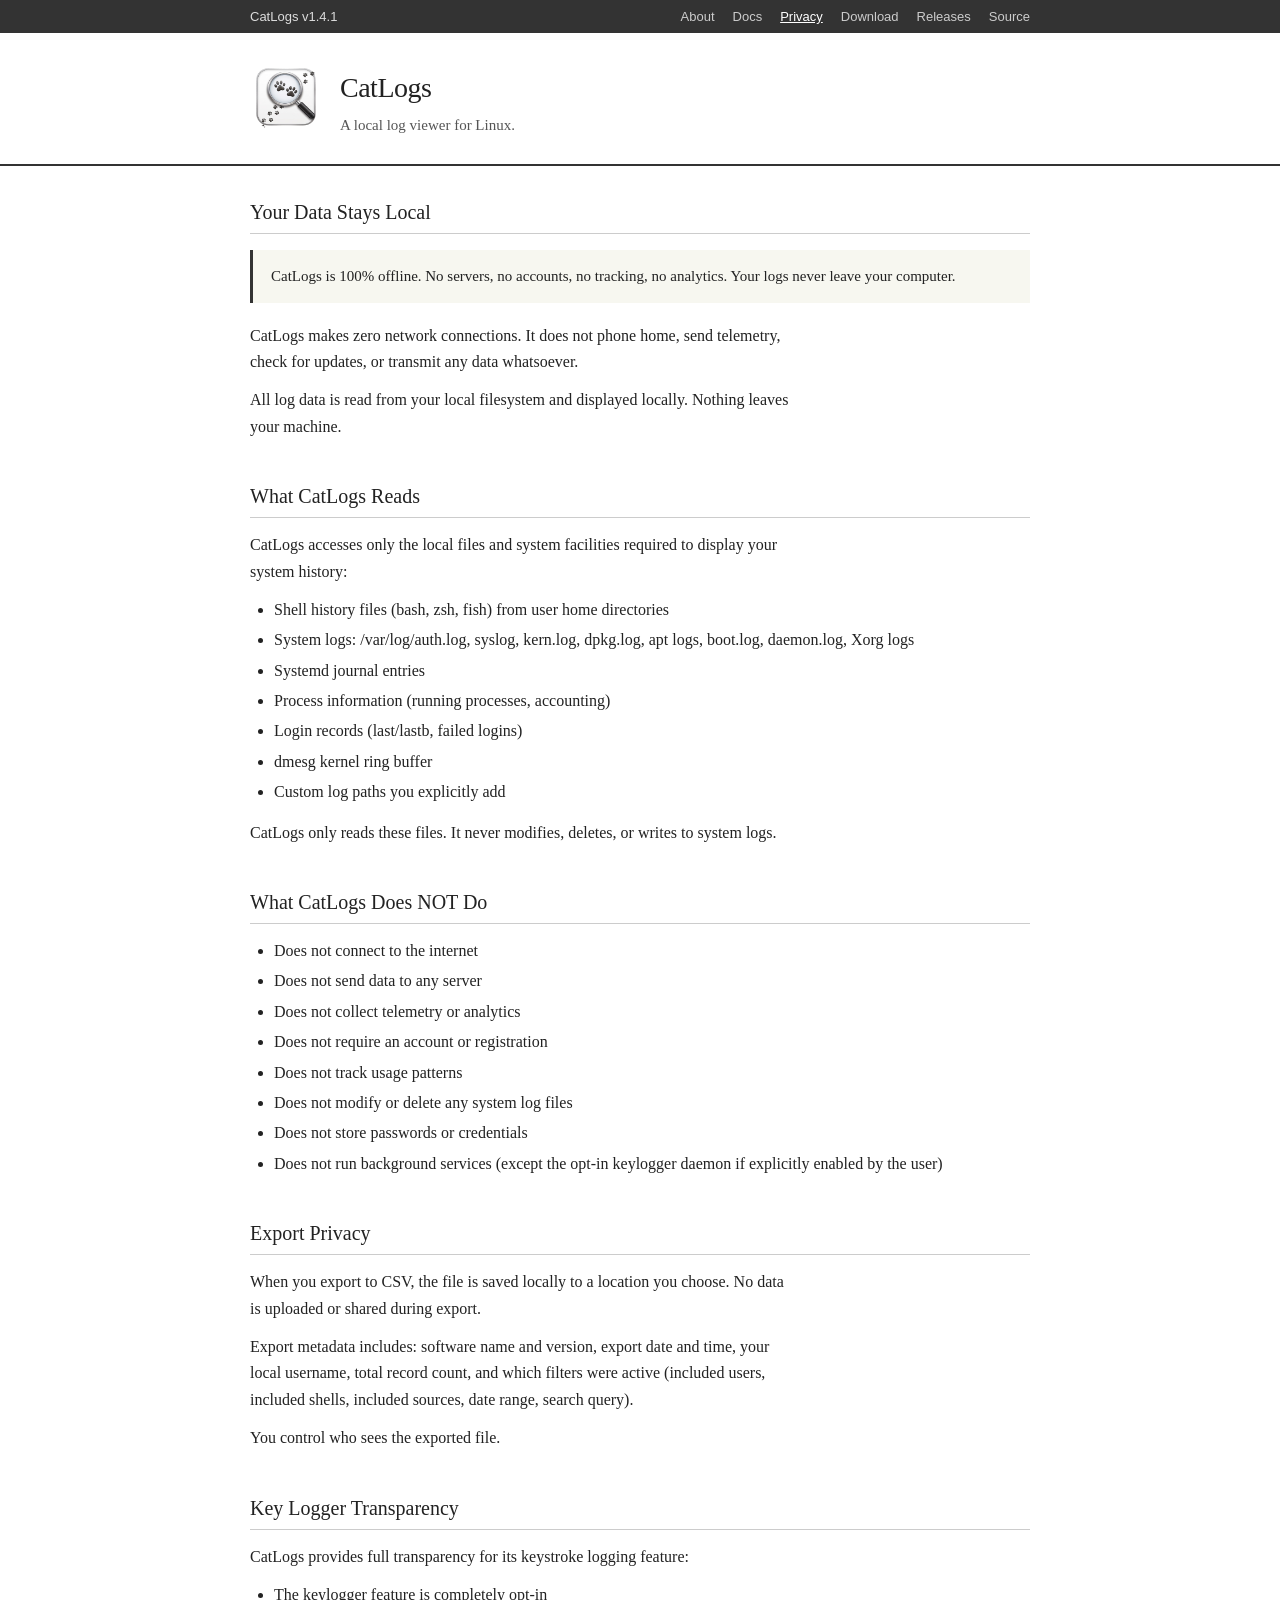
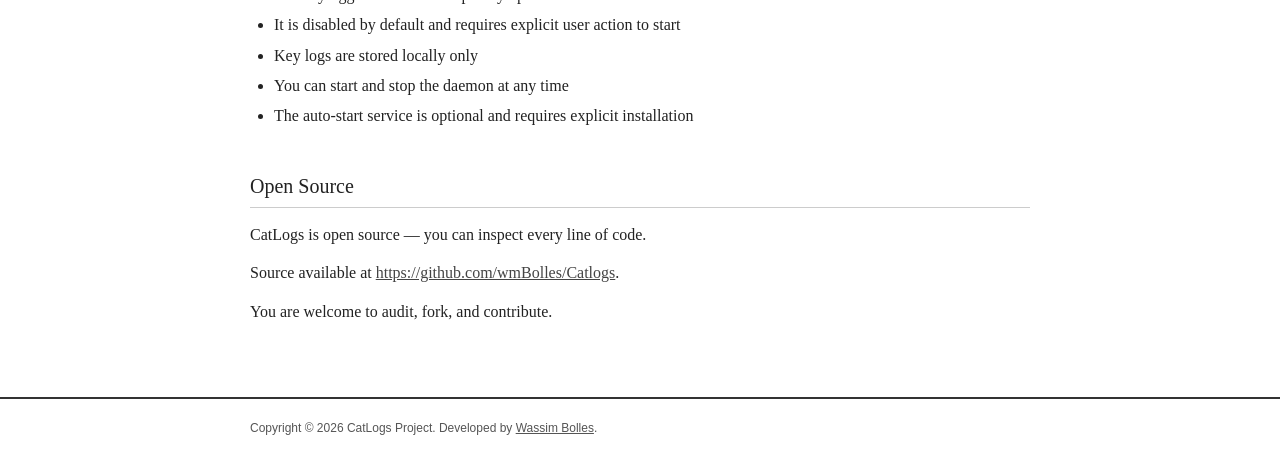
<file: website/privacy.html>
<!DOCTYPE html>
<html lang="en">
<head>
    <meta charset="UTF-8">
    <meta name="viewport" content="width=device-width, initial-scale=1.0">
    <title>CatLogs/Privacy</title>
    <link rel="icon" type="image/png" href="./icon/icon_256.png">
    <link rel="stylesheet" href="./assets/style.css">
    </head>
<body>

<div class="topbar">
    <div class="inner">
        <span>CatLogs v1.4.1</span>
        <div class="nav-links">
            <a href="./index.html">About</a>
            <a href="./features.html">Docs</a>
            <a href="./privacy.html" class="active">Privacy</a>
            <a href="./download.html">Download</a>
            <a href="./releases.html">Releases</a>
            <a href="https://github.com/wmBolles/Catlogs">Source</a>
        </div>
        <button class="nav-toggle" onclick="document.querySelector('.nav-links').classList.toggle('open')" aria-label="Menu">☰</button>
    </div>
</div>

<div class="header">
    <div class="inner">
        <a href="./index.html"><img src="./icon/icon-removebg.png" alt="CatLogs icon" width="72" height="72"></a>
        <div>
            <h1><a href="./index.html">CatLogs</a></h1>
            <p>A local log viewer for Linux.</p>
        </div>
    </div>
</div>

<div class="content">

<h2>Your Data Stays Local</h2>

<div class="privacy-highlight">
    CatLogs is 100% offline. No servers, no accounts, no tracking, no analytics. Your logs never leave your computer.
</div>

<p>CatLogs makes zero network connections. It does not phone home, send telemetry, check for updates, or transmit any data whatsoever.</p>

<p>All log data is read from your local filesystem and displayed locally. Nothing leaves your machine.</p>

<h2>What CatLogs Reads</h2>

<p>CatLogs accesses only the local files and system facilities required to display your system history:</p>

<ul>
    <li>Shell history files (bash, zsh, fish) from user home directories</li>
    <li>System logs: <code>/var/log/auth.log</code>, <code>syslog</code>, <code>kern.log</code>, <code>dpkg.log</code>, apt logs, <code>boot.log</code>, <code>daemon.log</code>, Xorg logs</li>
    <li>Systemd journal entries</li>
    <li>Process information (running processes, accounting)</li>
    <li>Login records (last/lastb, failed logins)</li>
    <li>dmesg kernel ring buffer</li>
    <li>Custom log paths you explicitly add</li>
</ul>

<p>CatLogs only reads these files. It never modifies, deletes, or writes to system logs.</p>

<h2>What CatLogs Does NOT Do</h2>

<ul>
    <li>Does not connect to the internet</li>
    <li>Does not send data to any server</li>
    <li>Does not collect telemetry or analytics</li>
    <li>Does not require an account or registration</li>
    <li>Does not track usage patterns</li>
    <li>Does not modify or delete any system log files</li>
    <li>Does not store passwords or credentials</li>
    <li>Does not run background services (except the opt-in keylogger daemon if explicitly enabled by the user)</li>
</ul>

<h2>Export Privacy</h2>

<p>When you export to CSV, the file is saved locally to a location you choose. No data is uploaded or shared during export.</p>

<p>Export metadata includes: software name and version, export date and time, your local username, total record count, and which filters were active (included users, included shells, included sources, date range, search query).</p>

<p>You control who sees the exported file.</p>

<h2>Key Logger Transparency</h2>

<p>CatLogs provides full transparency for its keystroke logging feature:</p>

<ul>
    <li>The keylogger feature is completely opt-in</li>
    <li>It is disabled by default and requires explicit user action to start</li>
    <li>Key logs are stored locally only</li>
    <li>You can start and stop the daemon at any time</li>
    <li>The auto-start service is optional and requires explicit installation</li>
</ul>

<h2>Open Source</h2>

<p>CatLogs is open source &mdash; you can inspect every line of code.</p>

<p>Source available at <a href="https://github.com/wmBolles/Catlogs">https://github.com/wmBolles/Catlogs</a>.</p>

<p>You are welcome to audit, fork, and contribute.</p>

</div>

<div class="footer">
    <div class="inner">
        <p>Copyright &copy; 2026 CatLogs Project. Developed by <a href="https://wassim.tech/">Wassim Bolles</a>.</p>
    </div>
</div>


</body>
</html>
</file>
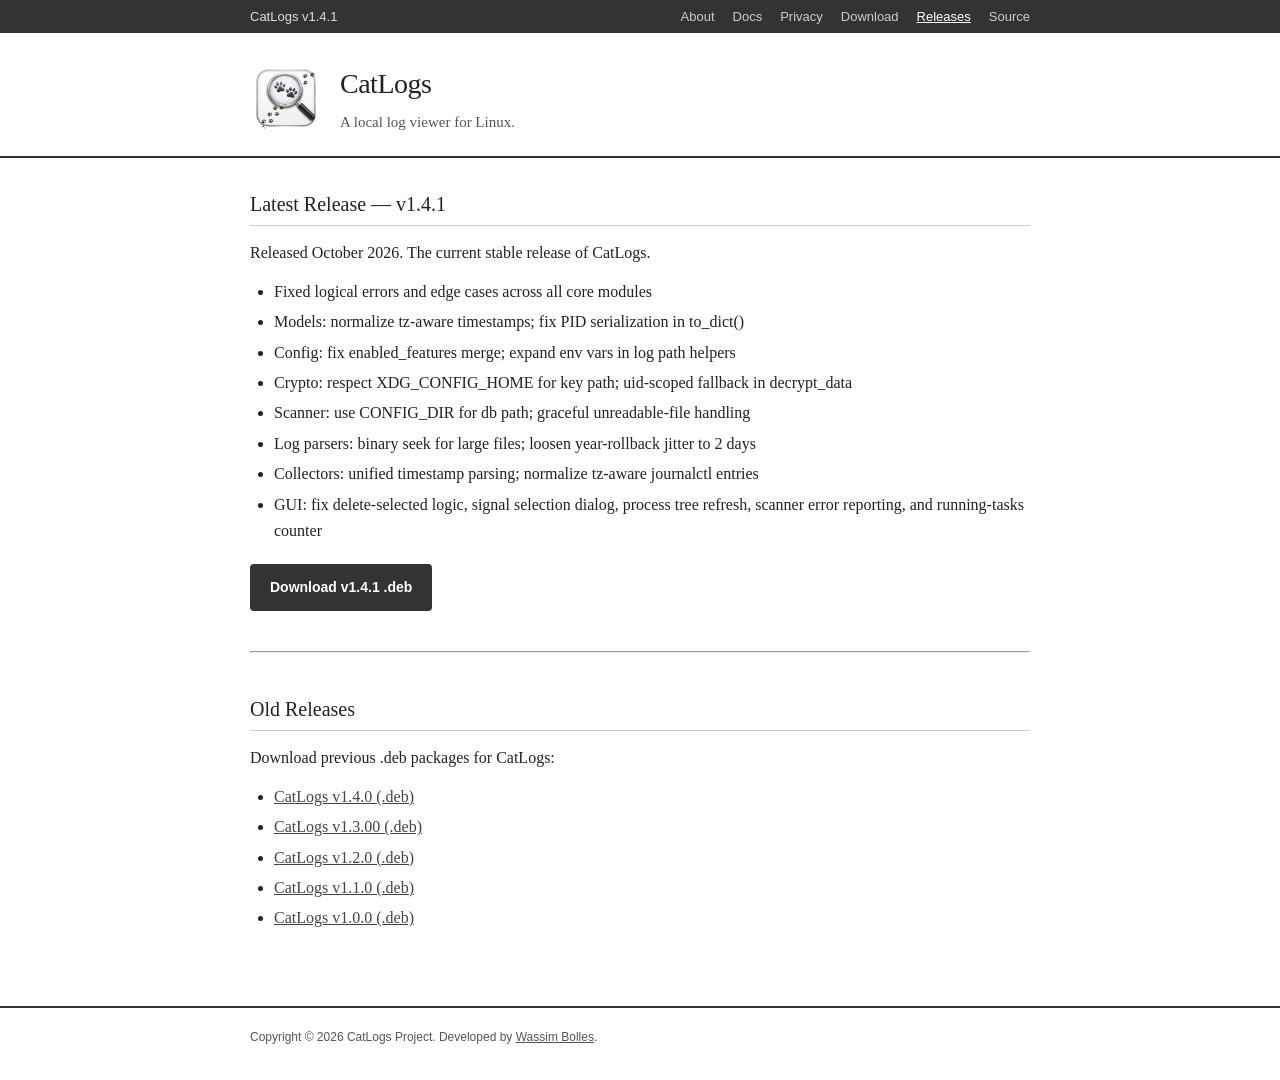
<file: website/releases.html>
<!DOCTYPE html>
<html lang="en">
<head>
    <meta charset="UTF-8">
    <meta name="viewport" content="width=device-width, initial-scale=1.0">
    <title>CatLogs/Releases</title>
    <link rel="icon" type="image/png" href="./icon/icon_256.png">
    <link rel="stylesheet" href="./assets/style.css">
    </head>
<body>

<div class="topbar">
    <div class="inner">
        <span>CatLogs v1.4.1</span>
        <div class="nav-links">
            <a href="./index.html">About</a>
            <a href="./features.html">Docs</a>
            <a href="./privacy.html">Privacy</a>
            <a href="./download.html">Download</a>
            <a href="./releases.html" class="active">Releases</a>
            <a href="https://github.com/wmBolles/Catlogs">Source</a>
        </div>
        <button class="nav-toggle" onclick="document.querySelector('.nav-links').classList.toggle('open')" aria-label="Menu">☰</button>
    </div>
</div>

<div class="header">
    <div class="inner">
        <img src="./icon/icon-removebg.png" alt="CatLogs icon" width="72" height="72">
        <div>
            <h1><a href="./index.html">CatLogs</a></h1>
            <p>A local log viewer for Linux.</p>
        </div>
    </div>
</div>

<div class="content">

<h2>Latest Release — v1.4.1</h2>

<p>Released October 2026. The current stable release of CatLogs.</p>

<ul>
    <li>Fixed logical errors and edge cases across all core modules</li>
    <li>Models: normalize tz-aware timestamps; fix PID serialization in <code>to_dict()</code></li>
    <li>Config: fix <code>enabled_features</code> merge; expand env vars in log path helpers</li>
    <li>Crypto: respect <code>XDG_CONFIG_HOME</code> for key path; uid-scoped fallback in <code>decrypt_data</code></li>
    <li>Scanner: use <code>CONFIG_DIR</code> for db path; graceful unreadable-file handling</li>
    <li>Log parsers: binary seek for large files; loosen year-rollback jitter to 2 days</li>
    <li>Collectors: unified timestamp parsing; normalize tz-aware journalctl entries</li>
    <li>GUI: fix delete-selected logic, signal selection dialog, process tree refresh, scanner error reporting, and running-tasks counter</li>
</ul>

<p style="margin-top: 20px;"><a href="./catlogs_1.4.1_amd64.deb" class="download-btn">Download v1.4.1 .deb</a></p>

<hr style="margin: 40px 0;">

<h2>Old Releases</h2>

<p>Download previous .deb packages for CatLogs:</p>

<ul>
    <li><a href="./catlogs_1.4.0_amd64.deb">CatLogs v1.4.0 (.deb)</a></li>
    <li><a href="./catlogs_1.3.00_amd64.deb">CatLogs v1.3.00 (.deb)</a></li>
    <li><a href="./catlogs_1.2.0_amd64.deb">CatLogs v1.2.0 (.deb)</a></li>
    <li><a href="./catlogs_1.1.0_amd64.deb">CatLogs v1.1.0 (.deb)</a></li>
    <li><a href="./catlogs_1.0.0_amd64.deb">CatLogs v1.0.0 (.deb)</a></li>
</ul>

</div>

<div class="footer">
    <div class="inner">
       <p>Copyright &copy; 2026 CatLogs Project. Developed by <a href="https://wassim.tech/">Wassim Bolles</a>.</p>
    </div>
</div>

</body>
</html>
</file>
<file: website/assets/style.css>
:root {
    --bg: #ffffff;
    --bg-secondary: #f9f9f9;
    --fg: #222222;
    --fg-dim: #555555;
    --fg-link: #444444;
    --fg-link-hover: #000000;
    --topbar-bg: #333333;
    --topbar-fg: #dddddd;
    --topbar-link: #cccccc;
    --topbar-link-hover: #ffffff;
    --border: #cccccc;
    --border-strong: #333333;
    --code-bg: #000000;
    --code-fg: #ffffff;
    --highlight-bg: #f7f7f0;
    --btn-bg: #333333;
    --btn-fg: #ffffff;
    --btn-hover: #000000;
    --table-header-bg: #f0f0f0;
    --card-bg: #f9f9f9;
    --card-border: #cccccc;
    --dev-img-border: #cccccc;
    --copy-btn-hover-bg: #dddddd;
    --copy-btn-hover-fg: #222222;
}




body {
    font-family: Georgia, "Times New Roman", serif;
    background: var(--bg);
    color: var(--fg);
    margin: 0;
    padding: 0;
    line-height: 1.65;
    font-size: 16px;
    transition: background-color 0.3s, color 0.3s;
}

a { color: var(--fg-link); }
a:hover { color: var(--fg-link-hover); }

.topbar {
    background: var(--topbar-bg);
    color: var(--topbar-fg);
    font-family: Verdana, sans-serif;
    font-size: 13px;
    padding: 6px 0;
}
.topbar .inner {
    max-width: 780px;
    margin: 0 auto;
    padding: 0 20px;
    display: flex;
    justify-content: space-between;
    align-items: center;
}
.topbar a { color: var(--topbar-link); text-decoration: none; }
.topbar a:hover { color: var(--topbar-link-hover); text-decoration: underline; }
.topbar .nav-links { display: flex; gap: 18px; align-items: center; }
.topbar .nav-links a.active { color: var(--topbar-link-hover); text-decoration: underline; }

.theme-toggle {
    background: none;
    border: 1px solid var(--topbar-link);
    color: var(--topbar-link);
    cursor: pointer;
    padding: 2px 8px;
    border-radius: 4px;
    font-size: 13px;
    font-family: Verdana, sans-serif;
    transition: color 0.2s, border-color 0.2s;
}
.theme-toggle:hover {
    color: var(--topbar-link-hover);
    border-color: var(--topbar-link-hover);
}

.nav-toggle {
    display: none;
    background: none;
    border: none;
    color: var(--topbar-link);
    font-size: 22px;
    cursor: pointer;
    padding: 0 4px;
}

.header img.hero-icon {
    width: 270px;
    height: 270px;
    border-radius: 4px;
}

.header {
    border-bottom: 2px solid var(--border-strong);
    padding: 28px 0 22px;
}
.header .inner {
    max-width: 780px;
    margin: 0 auto;
    padding: 0 20px;
    display: flex;
    align-items: center;
    gap: 18px;
}
.header img {
    width: 72px;
    height: 72px;
    border-radius: 4px;
}
.header h1 {
    font-size: 28px;
    font-weight: normal;
    margin: 0;
    letter-spacing: -0.5px;
}
.header h1 a {
    color: inherit;
    text-decoration: none;
}
.header h1 a:hover {
    color: var(--fg-link-hover);
}
.header p {
    margin: 2px 0 0;
    color: var(--fg-dim);
    font-size: 15px;
}

.content {
    max-width: 780px;
    margin: 0 auto;
    padding: 30px 20px 60px;
}

h2 {
    font-size: 20px;
    font-weight: normal;
    border-bottom: 1px solid var(--border);
    padding-bottom: 4px;
    margin: 40px 0 14px;
}
h2:first-child { margin-top: 0; }

h3 {
    font-size: 17px;
    font-weight: bold;
    margin: 28px 0 8px;
}

p { margin: 0 0 12px; max-width: 68ch; }

ul { margin: 0 0 14px; padding-left: 24px; }
li { margin-bottom: 4px; }

.screenshot {
    margin: 20px 0 30px;
    text-align: center;
}
.screenshot img {
    max-width: 100%;
    border: 1px solid var(--border);
}
.screenshot .caption {
    font-size: 13px;
    color: var(--fg-dim);
    margin-top: 6px;
    font-style: italic;
}

pre {
    background: var(--code-bg);
    border: 1px solid var(--border);
    padding: 12px 14px;
    font-family: "DejaVu Sans Mono", "Courier New", monospace;
    font-size: 13.5px;
    line-height: 1.55;
    overflow-x: auto;
    margin: 8px 0 14px;
    position: relative;
    color: var(--code-fg);
}
pre .copy-btn {
    position: absolute;
    top: 6px;
    right: 6px;
    background: var(--code-bg);
    border: 1px solid var(--border);
    color: var(--code-fg);
    padding: 2px 8px;
    font-size: 11px;
    font-family: Verdana, sans-serif;
    cursor: pointer;
}
pre .copy-btn:hover { background: var(--copy-btn-hover-bg); color: var(--copy-btn-hover-fg); }
pre .copy-btn.copied { color: #060; }
code { font-family: inherit; }

table.methods {
    width: 100%;
    border-collapse: collapse;
    margin: 14px 0 20px;
    font-size: 15px;
}
table.methods th,
table.methods td {
    text-align: left;
    padding: 7px 12px;
    border: 1px solid var(--border);
    vertical-align: top;
}
table.methods th {
    background: var(--table-header-bg);
    font-weight: bold;
    font-family: Verdana, sans-serif;
    font-size: 13px;
}

dl { margin: 0 0 14px; }
dt { font-weight: bold; margin: 10px 0 2px; }
dd { margin: 0 0 0 20px; color: var(--fg-link); }

.footer {
    border-top: 2px solid var(--border-strong);
    padding: 20px 0;
    font-family: Verdana, sans-serif;
    font-size: 12px;
    color: var(--fg-dim);
}
.footer .inner {
    max-width: 780px;
    margin: 0 auto;
    padding: 0 20px;
}
.footer a { color: var(--fg-dim); }

.privacy-highlight {
    background: var(--highlight-bg);
    border-left: 3px solid var(--border-strong);
    padding: 14px 18px;
    margin: 16px 0 20px;
    font-size: 15px;
}

.feature-grid {
    display: grid;
    grid-template-columns: 1fr 1fr;
    gap: 20px;
    margin: 20px 0 30px;
}
.feature-card {
    background: var(--card-bg);
    border: 1px solid var(--card-border);
    padding: 16px 18px;
}
.feature-card h3 {
    margin: 0 0 6px;
    font-size: 16px;
}
.feature-card p {
    margin: 0;
    font-size: 14px;
    color: var(--fg-link);
}

.download-btn {
    display: inline-block;
    padding: 12px 20px;
    background: var(--btn-bg);
    color: var(--btn-fg) !important;
    text-decoration: none !important;
    border-radius: 4px;
    font-weight: bold;
    font-family: Verdana, sans-serif;
    font-size: 14px;
    transition: background 0.2s;
}
.download-btn:hover {
    background: var(--btn-hover);
}

.developer-profile {
    display: flex;
    align-items: center;
    gap: 20px;
    margin: 20px 0 30px;
    padding: 20px;
    background: var(--bg-secondary);
    border: 1px solid var(--border);
    border-radius: 6px;
}
.developer-profile img {
    width: 80px;
    height: 80px;
    border-radius: 50%;
    object-fit: cover;
    border: 2px solid var(--dev-img-border);
}
.developer-profile .developer-info h3 {
    margin: 0 0 5px 0;
    font-size: 18px;
}
.developer-profile .developer-info p {
    margin: 0 0 10px 0;
    font-size: 14px;
    color: var(--fg-dim);
}
.developer-profile .developer-links a {
    display: inline-block;
    margin-right: 15px;
    font-size: 14px;
    font-family: Verdana, sans-serif;
    color: var(--fg-link);
    text-decoration: none;
    border-bottom: 1px solid var(--fg-dim);
}
.developer-profile .developer-links a:hover {
    color: var(--fg-link-hover);
    border-bottom-color: var(--fg-link-hover);
}

@media (max-width: 900px) {
    .feature-grid {
        grid-template-columns: 1fr 1fr;
    }
}

@media (max-width: 600px) {
    .nav-toggle { display: block; }
    .topbar .nav-links { display: none; flex-direction: column; width: 100%; position: absolute; top: 100%; left: 0; background: var(--topbar-bg); padding: 10px; box-sizing: border-box; align-items: flex-start; z-index: 100; border-top: 1px solid var(--border-strong); }
    .topbar .inner { position: relative; }
    .topbar .nav-links.open { display: flex; }
    .header h1 { font-size: 22px; }
    .header img { width: 52px; height: 52px; }
    .header img.hero-icon { width: 52px; height: 52px; }
    .header .inner { flex-wrap: wrap; }
    .developer-profile { flex-wrap: wrap; justify-content: center; text-align: center; }
    .table-wrapper { overflow-x: auto; }
    pre { font-size: 12px; }
    .feature-grid { grid-template-columns: 1fr; }
}
</file>
